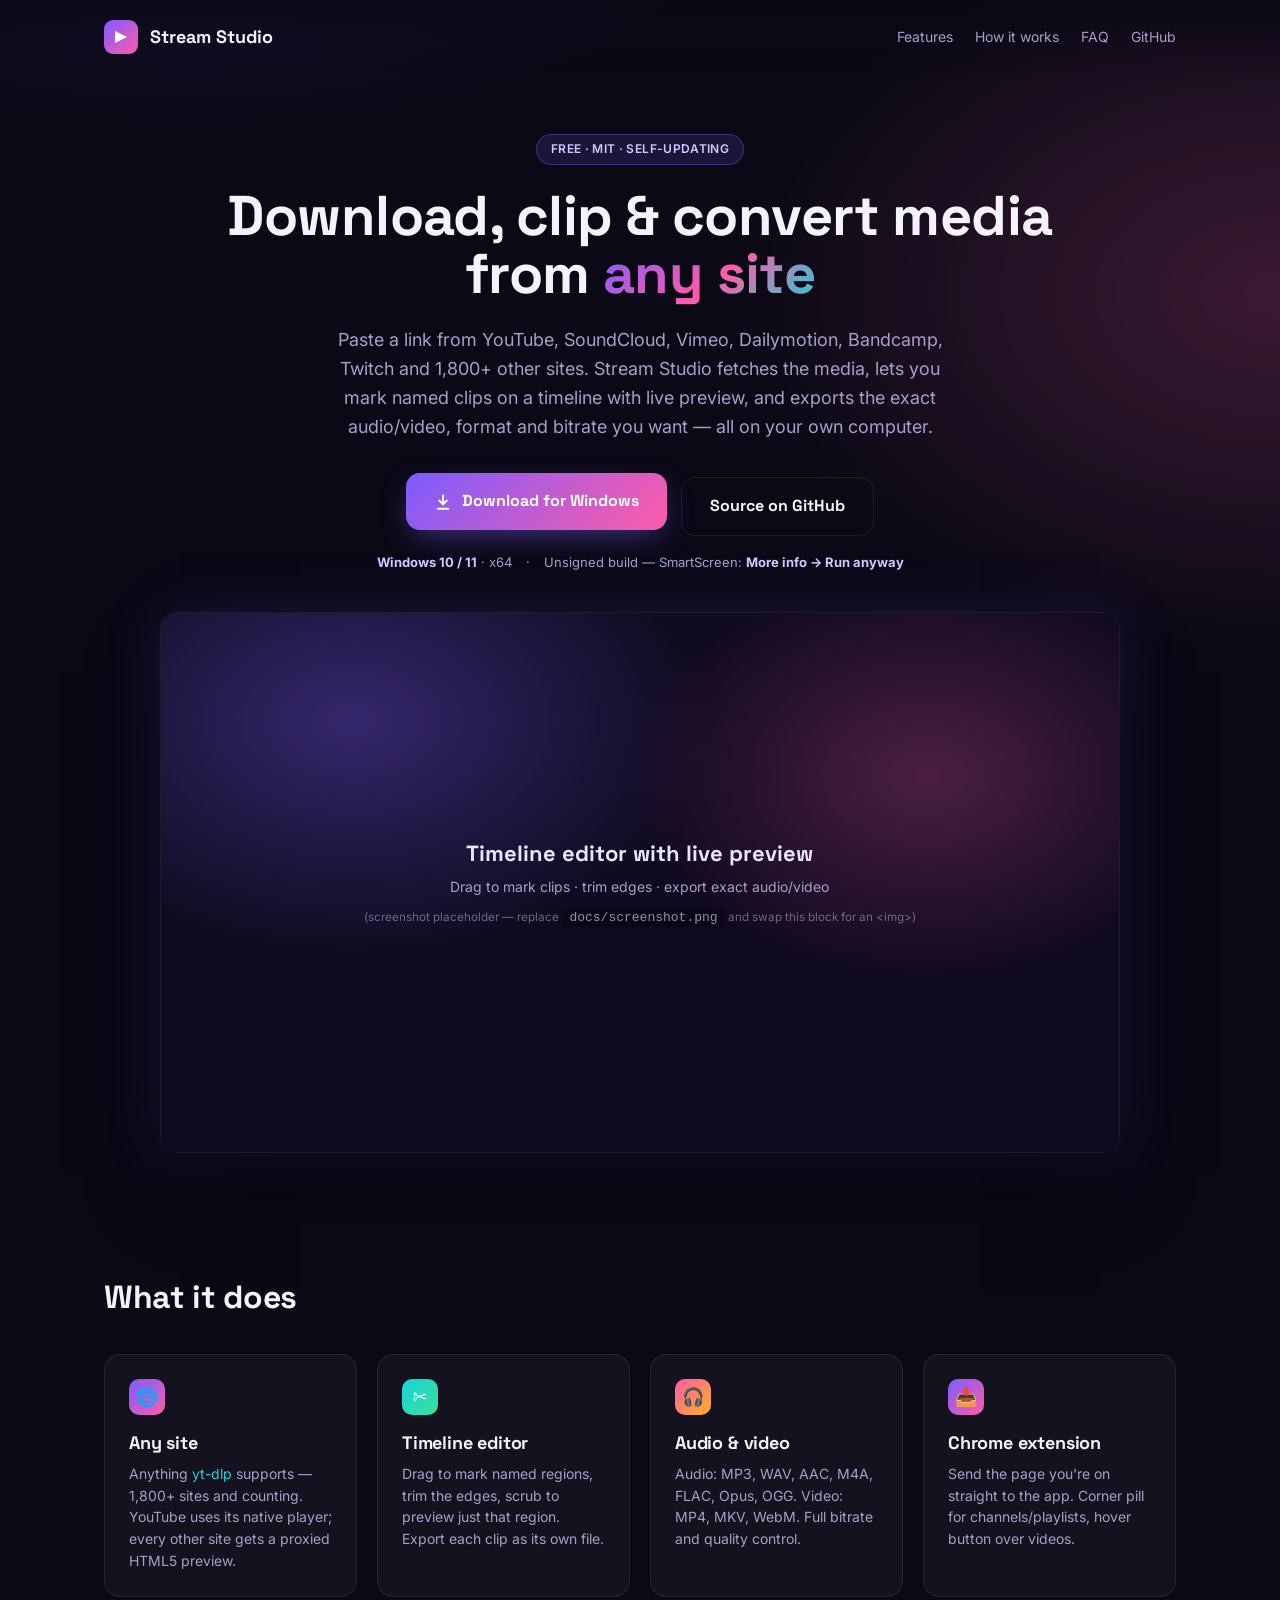
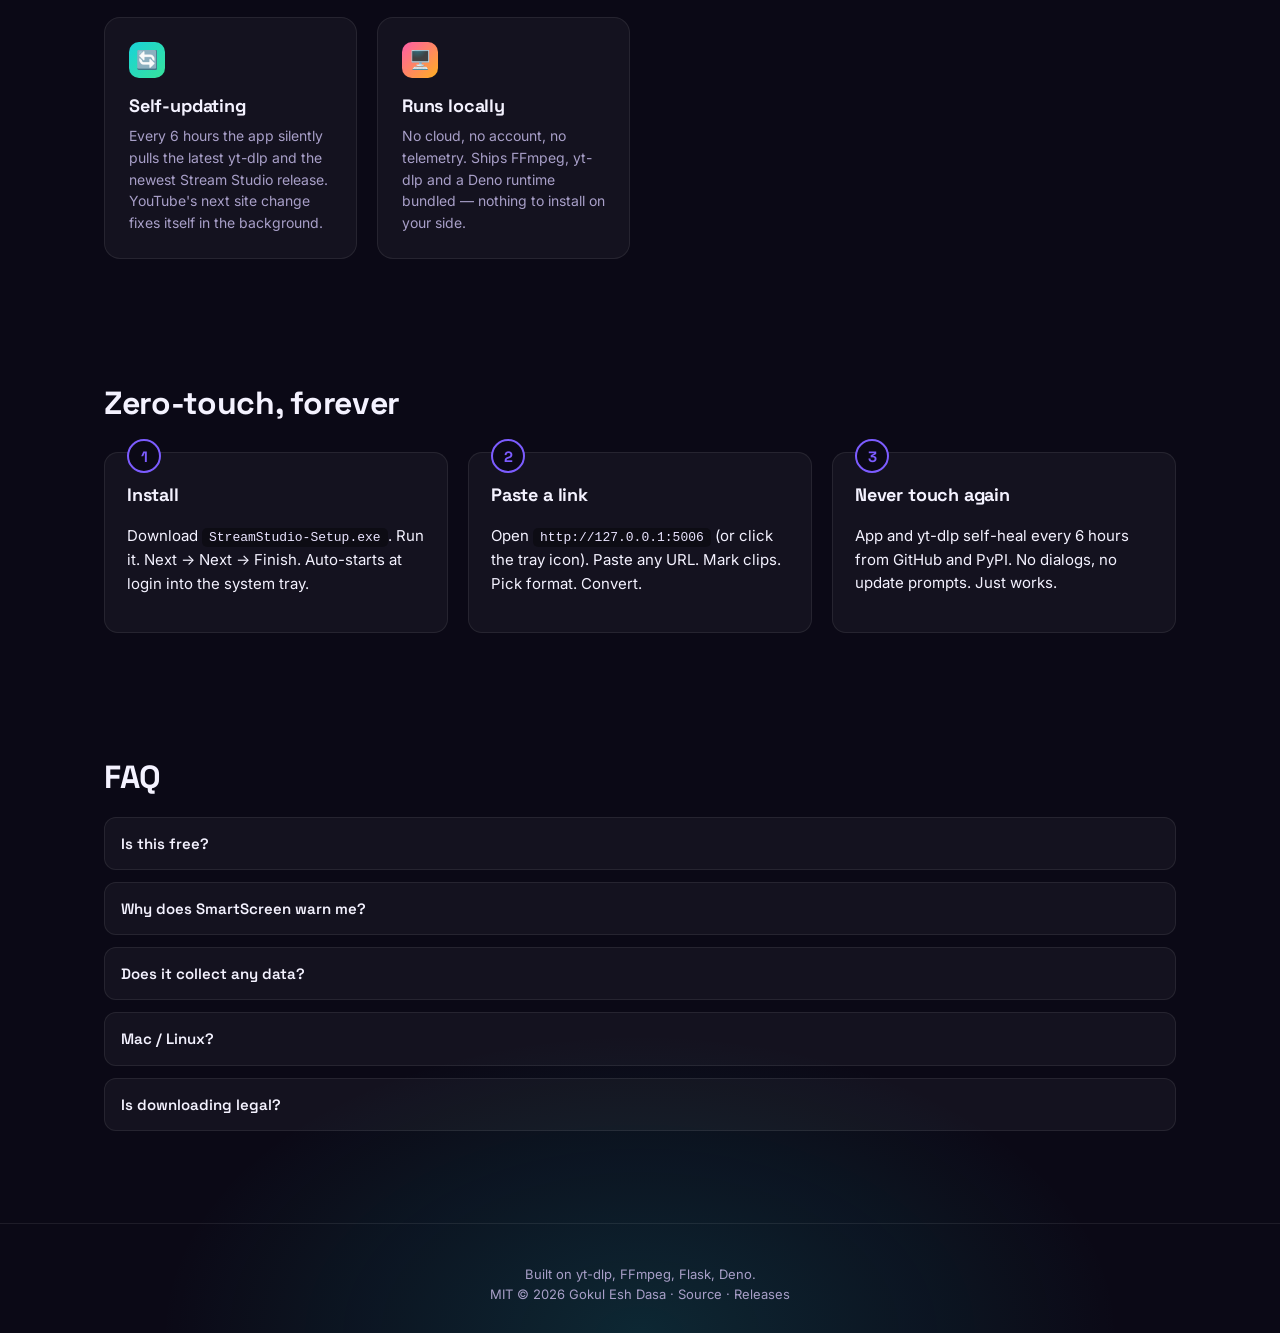
<file: docs/index.html>
<!doctype html>
<html lang="en">
<head>
<meta charset="UTF-8">
<meta name="viewport" content="width=device-width,initial-scale=1">
<title>Stream Studio — Download, clip & convert media from any site</title>
<meta name="description" content="Local app for Windows, macOS and Linux. Paste a link from YouTube, SoundCloud, Vimeo, or 1,800+ other sites — mark clips on a timeline, export the exact audio/video, format and bitrate you want. Free, MIT-licensed, self-updating.">
<meta property="og:title" content="Stream Studio — Download, clip & convert media from any site">
<meta property="og:description" content="Local app for Windows, macOS and Linux. 1,800+ sites. Live preview, timeline editor, MP3/MP4/etc, self-updating. Free.">
<meta property="og:type" content="website">
<meta property="og:url" content="https://gokuleshdasa.github.io/stream-studio/">
<link rel="preconnect" href="https://fonts.googleapis.com">
<link href="https://fonts.googleapis.com/css2?family=Space+Grotesk:wght@400;500;600;700&family=Inter:wght@400;500;600&display=swap" rel="stylesheet">
<style>
  :root{
    --bg1:#0b0916; --bg2:#150e28; --panel:rgba(255,255,255,.04);
    --stroke:rgba(255,255,255,.08); --ink:#f4f2ff; --muted:#a89fc8;
    --acc:#7c5cff; --acc2:#ff5ca8; --acc3:#19d3da; --acc4:#37e29a;
  }
  *{box-sizing:border-box}
  html,body{margin:0;padding:0;background:var(--bg1);color:var(--ink);
    font-family:'Inter',system-ui,sans-serif;font-size:15px;line-height:1.55;
    -webkit-font-smoothing:antialiased}
  body{background:
    radial-gradient(1200px 700px at 15% -10%,rgba(124,92,255,.30),transparent 60%),
    radial-gradient(900px 600px at 100% 10%,rgba(255,92,168,.20),transparent 60%),
    radial-gradient(800px 500px at 50% 100%,rgba(25,211,218,.15),transparent 60%),
    var(--bg1)}
  a{color:var(--acc3);text-decoration:none}
  a:hover{text-decoration:underline}
  h1,h2,h3{font-family:'Space Grotesk',sans-serif;font-weight:700;letter-spacing:-.01em;margin:0}
  h1{font-size:56px;line-height:1.05}
  h2{font-size:32px;margin-bottom:14px}
  h3{font-size:18px;margin-bottom:6px}
  small{color:var(--muted)}
  .wrap{max-width:1120px;margin:0 auto;padding:0 24px}

  /* ---- header ---- */
  header{padding:20px 0;position:sticky;top:0;z-index:5;
    background:linear-gradient(to bottom,rgba(11,9,22,.85),rgba(11,9,22,0));backdrop-filter:blur(8px)}
  .nav{display:flex;align-items:center;gap:14px}
  .brand{display:flex;align-items:center;gap:12px;font-family:'Space Grotesk';font-weight:700;font-size:18px}
  .logo{width:34px;height:34px;border-radius:9px;background:linear-gradient(135deg,var(--acc),var(--acc2));
    display:grid;place-items:center;color:#fff}
  .nav-links{margin-left:auto;display:flex;gap:22px;font-size:14px;color:var(--muted)}
  .nav-links a{color:inherit}
  .nav-links a:hover{color:var(--ink)}

  /* ---- hero ---- */
  .hero{padding:60px 0 40px;text-align:center}
  .hero .eyebrow{display:inline-block;padding:5px 14px;border-radius:99px;
    background:rgba(124,92,255,.15);border:1px solid rgba(124,92,255,.35);
    font-size:12px;font-weight:600;letter-spacing:.03em;color:#d3c7ff;margin-bottom:22px}
  .hero h1 span{background:linear-gradient(135deg,var(--acc),var(--acc2) 55%,var(--acc3));
    -webkit-background-clip:text;background-clip:text;color:transparent}
  .hero .lede{max-width:640px;margin:22px auto 32px;color:var(--muted);font-size:18px;line-height:1.6}
  .cta{display:inline-flex;align-items:center;gap:10px;padding:16px 28px;border-radius:14px;
    background:linear-gradient(135deg,var(--acc),var(--acc2));color:#fff;
    font-family:'Space Grotesk';font-weight:700;font-size:16px;text-decoration:none;
    box-shadow:0 10px 30px -8px rgba(124,92,255,.55);transition:transform .12s ease}
  .cta:hover{transform:translateY(-1px);text-decoration:none}
  .cta.ghost{background:transparent;border:1px solid var(--stroke);color:var(--ink);box-shadow:none;margin-left:10px}
  .cta.ghost:hover{background:rgba(255,255,255,.04)}
  .meta-row{margin-top:16px;font-size:13px;color:var(--muted);display:flex;gap:14px;justify-content:center;flex-wrap:wrap}
  .meta-row b{color:#d3c7ff}

  /* ---- screenshot ---- */
  .shot{margin:40px auto 20px;max-width:960px;
    border-radius:16px;overflow:hidden;border:1px solid var(--stroke);
    box-shadow:0 40px 80px -20px rgba(0,0,0,.5), 0 0 60px rgba(124,92,255,.15)}
  .shot-inner{aspect-ratio:16/9;background:
    radial-gradient(600px 400px at 20% 20%,rgba(124,92,255,.35),transparent 60%),
    radial-gradient(500px 350px at 80% 30%,rgba(255,92,168,.25),transparent 60%),
    #0f0a1e;
    display:grid;place-items:center;color:var(--muted);font-size:14px;padding:20px;text-align:center}
  .shot-inner b{display:block;color:#eae4ff;font-family:'Space Grotesk';font-size:22px;margin-bottom:6px}

  /* ---- features ---- */
  section{padding:60px 0}
  .grid{display:grid;grid-template-columns:repeat(auto-fit,minmax(240px,1fr));gap:20px;margin-top:32px}
  .card{padding:24px;border-radius:16px;background:var(--panel);border:1px solid var(--stroke);
    transition:transform .12s ease, border-color .12s ease}
  .card:hover{transform:translateY(-2px);border-color:rgba(124,92,255,.35)}
  .card .ic{width:36px;height:36px;border-radius:10px;display:grid;place-items:center;color:#fff;
    background:linear-gradient(135deg,var(--acc),var(--acc2));margin-bottom:14px;font-size:18px;font-weight:700}
  .card.tealic .ic{background:linear-gradient(135deg,var(--acc3),var(--acc4))}
  .card.pinkic .ic{background:linear-gradient(135deg,var(--acc2),#ffb020)}
  .card p{margin:6px 0 0;color:var(--muted);font-size:14px}

  /* ---- steps ---- */
  .steps{display:grid;grid-template-columns:repeat(auto-fit,minmax(260px,1fr));gap:20px;margin-top:24px}
  .step{padding:22px;border-radius:14px;background:var(--panel);border:1px solid var(--stroke);position:relative}
  .step .num{position:absolute;top:-14px;left:22px;width:34px;height:34px;border-radius:50%;
    background:var(--bg1);border:2px solid var(--acc);display:grid;place-items:center;
    font-family:'Space Grotesk';font-weight:700;color:var(--acc)}
  .step h3{margin-top:6px}

  /* ---- code / faq ---- */
  code{background:rgba(0,0,0,.35);padding:2px 7px;border-radius:5px;font-family:ui-monospace,monospace;font-size:13px;color:#eae4ff}
  details{margin-bottom:12px;padding:14px 16px;border-radius:12px;background:var(--panel);border:1px solid var(--stroke)}
  details summary{cursor:pointer;font-family:'Space Grotesk';font-weight:600;font-size:15px;list-style:none}
  details summary::-webkit-details-marker{display:none}
  details[open] summary{margin-bottom:8px;color:#d3c7ff}
  details p{margin:0;color:var(--muted);font-size:14px}
  details a{color:var(--acc3)}

  /* ---- footer ---- */
  footer{padding:40px 0 30px;border-top:1px solid var(--stroke);margin-top:20px;text-align:center;color:var(--muted);font-size:13px}
  footer a{color:var(--muted)}
  footer a:hover{color:var(--ink)}

  @media (max-width:640px){
    h1{font-size:38px}
    h2{font-size:24px}
    .cta.ghost{margin:10px 0 0}
    .nav-links{display:none}
    section{padding:40px 0}
  }
</style>
</head>
<body>

<header>
  <div class="wrap nav">
    <div class="brand">
      <div class="logo"><svg viewBox="0 0 24 24" width="18" height="18"><path d="M4 4l16 8-16 8z" fill="currentColor"/></svg></div>
      Stream Studio
    </div>
    <div class="nav-links">
      <a href="#features">Features</a>
      <a href="#how">How it works</a>
      <a href="#faq">FAQ</a>
      <a href="https://github.com/gokuleshdasa/stream-studio" target="_blank" rel="noopener">GitHub</a>
    </div>
  </div>
</header>

<main class="wrap">

  <section class="hero">
    <span class="eyebrow">FREE · MIT · SELF-UPDATING</span>
    <h1>Download, clip &amp; convert media<br>from <span>any site</span></h1>
    <p class="lede">Paste a link from YouTube, SoundCloud, Vimeo, Dailymotion, Bandcamp, Twitch and 1,800+ other sites. Stream Studio fetches the media, lets you mark named clips on a timeline with live preview, and exports the exact audio/video, format and bitrate you want — all on your own computer.</p>
    <a class="cta" href="https://github.com/gokuleshdasa/stream-studio/releases/latest/download/StreamStudio-Setup.exe">
      <svg viewBox="0 0 24 24" width="18" height="18" fill="none" stroke="currentColor" stroke-width="2.4" stroke-linecap="round" stroke-linejoin="round"><path d="M12 3v12"/><path d="m7 10 5 5 5-5"/><path d="M5 21h14"/></svg>
      Download for Windows
    </a>
    <a class="cta ghost" href="https://github.com/gokuleshdasa/stream-studio" target="_blank" rel="noopener">Source on GitHub</a>
    <div class="meta-row">
      <span><b>Windows 10 / 11</b> · x64</span>
      <span>·</span>
      <span>Unsigned build — SmartScreen: <b>More info → Run anyway</b></span>
    </div>

    <div class="shot"><div class="shot-inner">
      <div>
        <b>Timeline editor with live preview</b>
        Drag to mark clips · trim edges · export exact audio/video<br>
        <small style="opacity:.6;margin-top:10px;display:inline-block">(screenshot placeholder — replace <code>docs/screenshot.png</code> and swap this block for an &lt;img&gt;)</small>
      </div>
    </div></div>
  </section>

  <section id="features">
    <h2>What it does</h2>
    <div class="grid">
      <div class="card">
        <div class="ic">🌐</div>
        <h3>Any site</h3>
        <p>Anything <a href="https://github.com/yt-dlp/yt-dlp" target="_blank" rel="noopener">yt-dlp</a> supports — 1,800+ sites and counting. YouTube uses its native player; every other site gets a proxied HTML5 preview.</p>
      </div>
      <div class="card tealic">
        <div class="ic">✂️</div>
        <h3>Timeline editor</h3>
        <p>Drag to mark named regions, trim the edges, scrub to preview just that region. Export each clip as its own file.</p>
      </div>
      <div class="card pinkic">
        <div class="ic">🎧</div>
        <h3>Audio &amp; video</h3>
        <p>Audio: MP3, WAV, AAC, M4A, FLAC, Opus, OGG. Video: MP4, MKV, WebM. Full bitrate and quality control.</p>
      </div>
      <div class="card">
        <div class="ic">📥</div>
        <h3>Chrome extension</h3>
        <p>Send the page you're on straight to the app. Corner pill for channels/playlists, hover button over videos.</p>
      </div>
      <div class="card tealic">
        <div class="ic">🔄</div>
        <h3>Self-updating</h3>
        <p>Every 6 hours the app silently pulls the latest yt-dlp and the newest Stream Studio release. YouTube's next site change fixes itself in the background.</p>
      </div>
      <div class="card pinkic">
        <div class="ic">🖥️</div>
        <h3>Runs locally</h3>
        <p>No cloud, no account, no telemetry. Ships FFmpeg, yt-dlp and a Deno runtime bundled — nothing to install on your side.</p>
      </div>
    </div>
  </section>

  <section id="how">
    <h2>Zero-touch, forever</h2>
    <div class="steps">
      <div class="step">
        <div class="num">1</div>
        <h3>Install</h3>
        <p>Download <code>StreamStudio-Setup.exe</code>. Run it. Next → Next → Finish. Auto-starts at login into the system tray.</p>
      </div>
      <div class="step">
        <div class="num">2</div>
        <h3>Paste a link</h3>
        <p>Open <code>http://127.0.0.1:5006</code> (or click the tray icon). Paste any URL. Mark clips. Pick format. Convert.</p>
      </div>
      <div class="step">
        <div class="num">3</div>
        <h3>Never touch again</h3>
        <p>App and yt-dlp self-heal every 6 hours from GitHub and PyPI. No dialogs, no update prompts. Just works.</p>
      </div>
    </div>
  </section>

  <section id="faq">
    <h2>FAQ</h2>
    <details>
      <summary>Is this free?</summary>
      <p>Yes, and MIT-licensed. Source is on <a href="https://github.com/gokuleshdasa/stream-studio" target="_blank" rel="noopener">GitHub</a>.</p>
    </details>
    <details>
      <summary>Why does SmartScreen warn me?</summary>
      <p>The installer isn't code-signed (signing costs money and I haven't done it yet). Click <b>More info → Run anyway</b>. Every file is bit-for-bit reproducible from the repo — you can build it yourself from <code>BUILD.md</code>.</p>
    </details>
    <details>
      <summary>Does it collect any data?</summary>
      <p>No. The app runs entirely on your machine. The only outbound calls are to PyPI (yt-dlp version check) and GitHub Releases (app version check), both public JSON endpoints. Nothing about you or what you download leaves.</p>
    </details>
    <details>
      <summary>Mac / Linux?</summary>
      <p>Yes — Windows 10/11 (installer), plus macOS and Linux builds on the Releases page (newer, less battle-tested). The app, yt-dlp and the Chrome extension all keep themselves up to date on every OS.</p>
    </details>
    <details>
      <summary>Is downloading legal?</summary>
      <p>For content you own or have the right to use — your own uploads, Creative Commons, permissioned content — yes. Downloading copyrighted material may violate a site's Terms of Service and local law. You are responsible for how you use it.</p>
    </details>
  </section>

</main>

<footer>
  <div class="wrap">
    Built on <a href="https://github.com/yt-dlp/yt-dlp" target="_blank" rel="noopener">yt-dlp</a>,
    <a href="https://ffmpeg.org/" target="_blank" rel="noopener">FFmpeg</a>,
    <a href="https://flask.palletsprojects.com/" target="_blank" rel="noopener">Flask</a>,
    <a href="https://deno.com/" target="_blank" rel="noopener">Deno</a>.
    <br>
    MIT © 2026 Gokul Esh Dasa · <a href="https://github.com/gokuleshdasa/stream-studio" target="_blank" rel="noopener">Source</a> · <a href="https://github.com/gokuleshdasa/stream-studio/releases" target="_blank" rel="noopener">Releases</a>
  </div>
</footer>

</body>
</html>
</file>
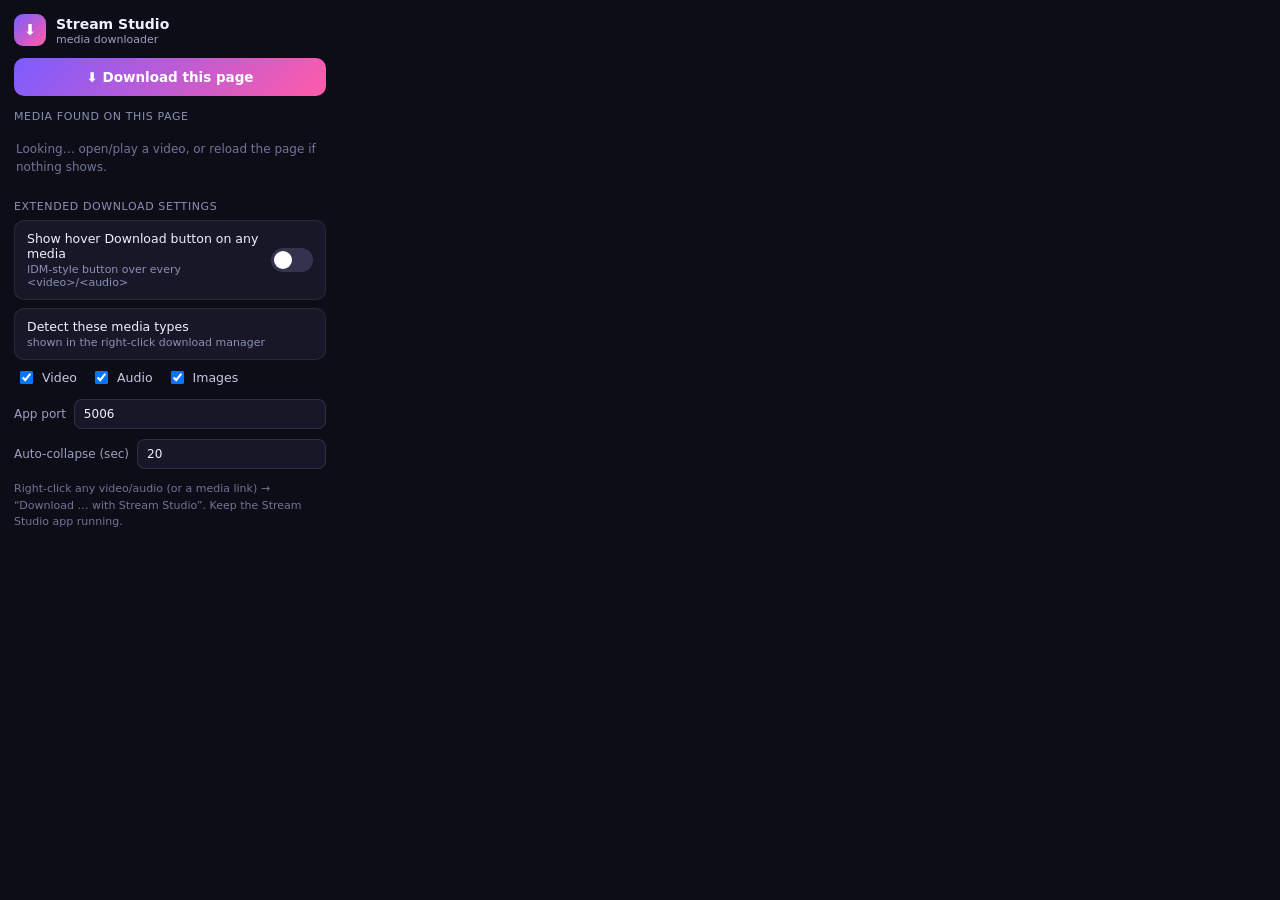
<file: chrome-extension/popup.html>
<!DOCTYPE html>
<html>
<head>
<meta charset="UTF-8">
<style>
  *{box-sizing:border-box;font-family:'Segoe UI',system-ui,sans-serif}
  body{width:340px;margin:0;padding:14px;background:#0d0d18;color:#eef0ff}
  .head{display:flex;align-items:center;gap:10px;margin-bottom:12px}
  .mark{width:32px;height:32px;border-radius:9px;display:grid;place-items:center;color:#fff;
    background:linear-gradient(135deg,#7c5cff,#ff5ca8);font-size:15px}
  .head b{font-size:14px}.head small{display:block;color:#9aa0c0;font-size:11px}
  .btn{width:100%;border:none;border-radius:10px;padding:11px;color:#fff;font-size:13.5px;font-weight:600;
    cursor:pointer;background:linear-gradient(135deg,#7c5cff,#ff5ca8)}
  .btn.sec{background:#1c1c30;border:1px solid rgba(255,255,255,.1);font-weight:500;font-size:12.5px}
  .row{display:flex;gap:8px;margin-bottom:10px}
  .sectitle{font-size:11px;letter-spacing:.6px;text-transform:uppercase;color:#8b90b5;margin:14px 0 7px}
  .list{display:flex;flex-direction:column;gap:7px;max-height:230px;overflow:auto}
  .mi{display:flex;align-items:center;gap:9px;background:#171728;border:1px solid rgba(255,255,255,.08);
    border-radius:9px;padding:8px 10px}
  .mi .k{flex:none;font-size:9px;font-weight:700;padding:3px 6px;border-radius:5px;color:#fff;
    background:rgba(124,92,255,.4)}
  .mi .u{flex:1;min-width:0;font-size:11.5px;color:#c4c9e4;white-space:nowrap;overflow:hidden;text-overflow:ellipsis}
  .mi .go{flex:none;border:none;border-radius:7px;padding:6px 10px;font-size:11.5px;font-weight:600;color:#fff;
    cursor:pointer;background:linear-gradient(135deg,#7c5cff,#ff5ca8)}
  .empty{font-size:12px;color:#6f7596;padding:10px 2px;line-height:1.5}
  .toggle{display:flex;align-items:center;justify-content:space-between;gap:10px;background:#171728;
    border:1px solid rgba(255,255,255,.08);border-radius:10px;padding:10px 12px;margin-top:6px}
  .toggle .t{font-size:12.5px}.toggle .t small{display:block;color:#8b90b5;font-size:11px;margin-top:2px}
  .field{display:flex;gap:8px;align-items:center;margin-top:10px;font-size:12px;color:#9aa0c0}
  .field input{flex:1;background:#171728;border:1px solid rgba(255,255,255,.1);color:#eef0ff;border-radius:8px;padding:7px 9px;font-size:12px}
  .note{font-size:11px;color:#6f7596;margin-top:12px;line-height:1.5}
  .ok{color:#37e29a}.bad{color:#ff6b6b}
  /* switch */
  .sw{position:relative;width:42px;height:24px;flex:none}
  .sw input{opacity:0;width:0;height:0}
  .sl{position:absolute;inset:0;background:#33334d;border-radius:24px;cursor:pointer;transition:.2s}
  .sl:before{content:"";position:absolute;height:18px;width:18px;left:3px;top:3px;background:#fff;border-radius:50%;transition:.2s}
  .sw input:checked + .sl{background:linear-gradient(135deg,#7c5cff,#ff5ca8)}
  .sw input:checked + .sl:before{transform:translateX(18px)}
</style>
</head>
<body>
  <div class="head">
    <div class="mark">⬇</div>
    <div><b>Stream Studio</b><small>media downloader</small></div>
  </div>

  <button id="page" class="btn">⬇ Download this page</button>

  <div class="sectitle">Media found on this page <span id="count"></span></div>
  <div id="list" class="list"><div class="empty">Looking… open/play a video, or reload the page if nothing shows.</div></div>

  <div class="sectitle">Extended download settings</div>
  <div class="toggle">
    <div class="t">Show hover Download button on any media<small>IDM-style button over every &lt;video&gt;/&lt;audio&gt;</small></div>
    <label class="sw"><input type="checkbox" id="extended"><span class="sl"></span></label>
  </div>
  <div class="toggle" style="margin-top:8px">
    <div class="t">Detect these media types<small>shown in the right-click download manager</small></div>
  </div>
  <div style="display:flex;gap:14px;margin:8px 2px 0;font-size:12.5px;color:#c4c9e4">
    <label style="display:flex;align-items:center;gap:6px;cursor:pointer"><input type="checkbox" id="t_video" checked> Video</label>
    <label style="display:flex;align-items:center;gap:6px;cursor:pointer"><input type="checkbox" id="t_audio" checked> Audio</label>
    <label style="display:flex;align-items:center;gap:6px;cursor:pointer"><input type="checkbox" id="t_image" checked> Images</label>
  </div>

  <div class="field" style="margin-top:12px"><span>App port</span><input id="port" type="text" value="5006"></div>
  <div class="field"><span>Auto-collapse (sec)</span><input id="collapseDelay" type="number" min="3" max="600" value="20"></div>

  <div id="status" class="note"></div>
  <div class="note">Right-click any video/audio (or a media link) → “Download … with Stream Studio”. Keep the Stream Studio app running.</div>

  <script src="popup.js"></script>
</body>
</html>
</file>
